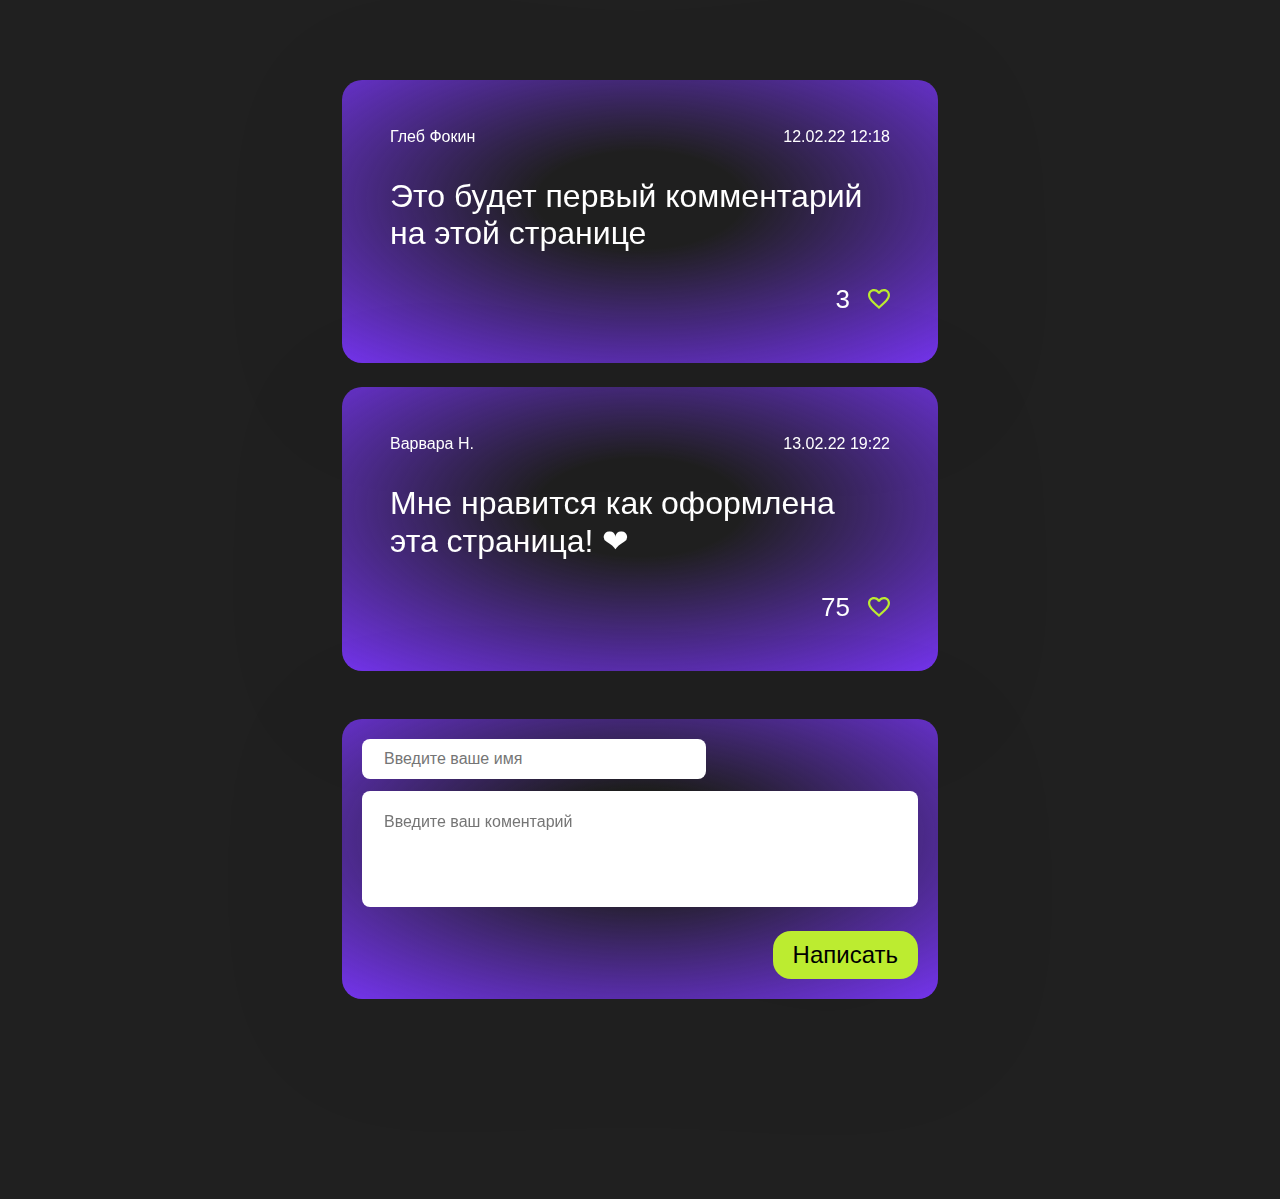
<file: webdev-dom-homework/index.html>
<!DOCTYPE html>
<html>
  <head>
    <title>Проект "Комменты"</title>
    <meta charset="utf-8" />
    <link rel="stylesheet" href="styles.css" />
  </head>

  <body>
    <div class="container">
      <ul class="comments" id="listAdd">
        <!-- Все рендерится из JS -->
      </ul>
      <div class="add-form">
        <input
          type="text"
          class="add-form-name"
          placeholder="Введите ваше имя"
          id="nameInput"
        />
        <textarea
          type="textarea"
          class="add-form-text"
          placeholder="Введите ваш коментарий"
          rows="4"
          id="textTextarea"
        ></textarea>
        <div class="add-form-row">
          <button class="add-form-button" id="buttonAddForm">Написать</button>
        </div>
      </div>
    </div>
  </body>

  <script>
    const forButtonAddForm = document.getElementById('buttonAddForm');
    const forNameInput = document.getElementById('nameInput');
    const forTextArea = document.getElementById('textTextarea');
    const listAdd = document.getElementById('listAdd');

    // Тот самый рендер для HTML кода:
    const commentators = [
      {
        name: 'Глеб Фокин',
        date: '12.02.22 12:18',
        comment: 'Это будет первый комментарий на этой странице',
        likes: '3'
      },

      {
        name: 'Варвара Н.',
        date: '13.02.22 19:22',
        comment: 'Мне нравится как оформлена эта страница! ❤',
        likes: '75'
      }
    ];
    
    const renderCommentators = () => {
      const commentatorsHTML = commentators.map((commentator, index) => {
        return `<li class="comment" id="backgroundID">
          <div class="comment-header">
            <div>${commentator.name}</div>
            <div>${commentator.date}</div>
          </div>
          <div class="comment-body">
            <div class="comment-text">
              ${commentator.comment}
            </div>
          </div>
          <div class="comment-footer">
            <div class="likes">
              <span class="likes-counter">${commentator.likes}</span>
              <button class="like-button" data-index='${index}'></button>
            </div>
          </div>
        </li>`;
      }).join('')

      listAdd.innerHTML = commentatorsHTML;
    };

    renderCommentators();

    const initEventListeners = () => {
      const likeElements = document.querySelectorAll('.like-button');
      const isLike = document.querySelectorAll('-active-like');

      for (const likeElement of likeElements) {
        likeElement.addEventListener('click', () => {
          console.log(1);
        })
      };
    };

    initEventListeners();

    function getFullDateForComment() {
      const now = new Date();
      
      const yearValue = now.getFullYear().toString().slice(-2);
      const monthValue = now.getMonth() + 1;
      const dayValue = now.getDate();
      const hoursValue = now.getHours();
      const minutesValue = now.getMinutes();

      // return dayValue + '.' + monthValue + '.' + yearValue.toString().slice(-2) + ' ' + hoursValue + ':' + minutesValue;
      return `${dayValue}.${monthValue}.${yearValue} ${hoursValue}:${minutesValue}`
    }

    forButtonAddForm.addEventListener('click', () => {
      const oldMessages = listAdd.innerHTML;
      const nameValue = forNameInput.value;
      const textareaValue = forTextArea.value;

      forNameInput.classList.remove('error');
      forTextArea.classList.remove('error');

      if (nameValue === '' || textareaValue === '') {
        forNameInput.classList.add('error');
        forTextArea.classList.add('error');
        return;
      }

      commentators.push({
        name: nameValue,
        date: getFullDateForComment(),
        comment: textareaValue,
        likes: '0'
      });

      renderCommentators();
      initEventListeners();
    })
  </script>
</html>
</file>
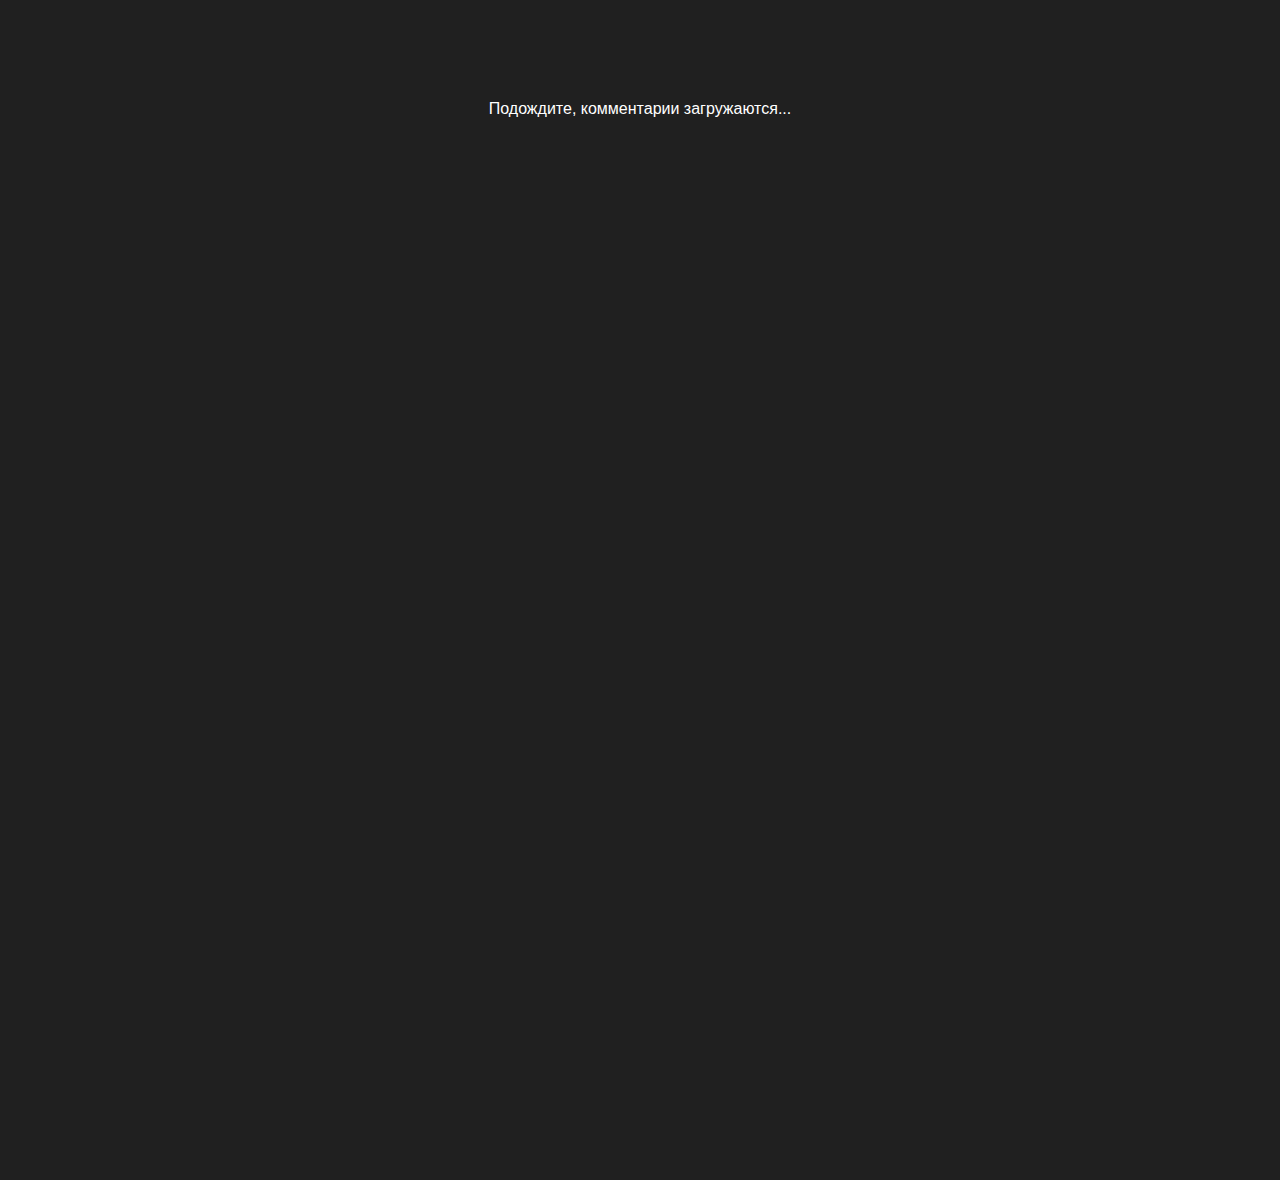
<file: index2323.html>
<!DOCTYPE html>
<html>
  <head>
    <title>Проект "Комменты"</title>
    <meta charset="utf-8" />
    <link rel="stylesheet" href="styles.css" />
  </head>

  <body>
    <div class="container">
      <div id="preloader" style="display: none;"> <!-- Изначально скрытый -->
        Подождите, комментарии загружаются...
      </div>
      <ul class="comments" id="listAdd">
        <!-- Все рендерится из JS -->
      </ul>
      <div class="add-form" id="bottomAddForm">
        <input
          type="text"
          class="add-form-name"
          placeholder="Введите ваше имя"
          id="nameInput"
          onclick="clickedNameOrText()"
        />
        <textarea
          type="textarea"
          class="add-form-text"
          placeholder="Введите ваш коментарий"
          rows="4"
          id="textTextarea"
          onclick="clickedNameOrText()"
        ></textarea>
        <div class="add-form-row">
          <button class="add-form-button" id="buttonAddForm">Написать</button>
        </div>
      </div>
    </div>
  </body>

  <script>
const forButtonAddForm = document.getElementById('buttonAddForm');
const forNameInput = document.getElementById('nameInput');
const forTextArea = document.getElementById('textTextarea');
const listAdd = document.getElementById('listAdd');
const bottomAddForm = document.getElementById('bottomAddForm')
const preloader = document.getElementById('preloader'); 
// Проверяем наличие записи в sessionStorage 
if (!sessionStorage.getItem('loaded')) { 
  // Если запись отсутствует, значит это первая загрузка или перезагрузка страницы 
  console.log('Это первая загрузка или перезагрузка страницы.'); 
  preloader.style.display = ''; // Показываем прелоадер 
  } else { console.log('Страница уже была загружена в этой сессии.'); 
preloader.style.display = 'none'; // Сразу скрываем прелоадер 
}


if (!sessionStorage.getItem('loaded')) {
  // Если нет — показываем прелоадер
  preloader.style.display = '';
}
// метод GET
const getComments = () => {
    if (!sessionStorage.getItem('loaded')) {
    // Если нет — показываем прелоадер
    preloader.style.display = '';
    bottomAddForm.style.display = 'none';
  }

      const fetchPromise = fetch("https://wedev-api.sky.pro/api/v1/marat_karimov/comments", {
       method: "GET"
      });
      
      fetchPromise.then((response) => {
        const jsonPromise = response.json();
        jsonPromise.then((responseData) => {
          const appComments = responseData.comments.map((comment) => {
            return {
              name : comment.author.name,
              date : new Date(comment.date).toLocaleDateString('ru-RU', { year: '2-digit', month: '2-digit', day: '2-digit' }) + ' ' + new Date(comment.date).toLocaleTimeString('ru-RU', { hour: '2-digit', minute: '2-digit', second: '2-digit' }),
              text : comment.text,
              likes : comment.likes,
              isLiked: false,
            };
          });
          comments = appComments;
          renderCommentators();
              // Скрываем прелоадер и сохраняем состояние в sessionStorage
          preloader.style.display = 'none';
          bottomAddForm.style.display = '';
          sessionStorage.setItem('loaded', 'true');
        })

        // .catch((error) => {
        //   console.error('Ошибка', error.message);
        //   if (error.message === 'Failed to fetch') {
        //     alert('Пропал интернет, попробуйте позже.')
        //   } else {
        //     alert(error.message);
        //   }
        // })
      });
    };
    getComments();
  



// Массив со значениями для комментариев:
let comments = []; // Массив для хранения комментариев с сервера


// Рендеринг комментариев:
const renderCommentators = () => {
  const commentatorsHTML = comments.map((comment, index) => {
    return `<li class="comment" id="backgroundID">
      <div class="comment-header">
        <div>${comment.name}</div>
        <div>${comment.date.toLocaleString()}</div> <!-- Форматируем дату -->
      </div>
      <div class="comment-body">
        <div class="comment-text">
          ${comment.text}
        </div>
      </div>
      <div class="comment-footer">
        <div class="likes">
          <span class="likes-counter">${comment.likes}</span>
          <button class="like-button" data-index='${index}' ${comment.isLiked ? '-active-like' : ''}></button>
        </div>
      </div>
    </li>`;
  }).join('');

  listAdd.innerHTML = commentatorsHTML;

  initEventListeners();
};

// Функции для работы лайка
const saveLikesState = () => {
  comments.forEach((comment, index) => {
    const likeButton = document.querySelector(`.like-button[data-index='${index}']`);
    if (likeButton) {
      comment.isLiked = likeButton.classList.contains('-active-like');
    }
  });
};

const restoreLikesState = () => {
  comments.forEach((comment, index) => {
    const likeButton = document.querySelector(`.like-button[data-index='${index}']`);
    if (likeButton && comment.isLiked) {
      likeButton.classList.add('-active-like');
    }
  });
};

const handleLikeClick = function() {
  const index = this.getAttribute('data-index');
  const comment = comments[index];
  const likesCounter = this.parentElement.querySelector('.likes-counter');

  // Добавляем класс для анимации вращения
  this.classList.add('-loading-like');

  // Функция delay для имитации API запроса
  function delay(interval = 300) {
      return new Promise((resolve) => {
        setTimeout(() => {
          resolve();
        }, interval);
      });
    }

  // Имитация задержки API-запроса
  delay(2000).then(() => {
    // Удаление класса анимации после завершения "загрузки"
    this.classList.remove('-loading-like');

    // Логика увеличения/снижения лайков
    if (comment.isLiked) {
      comment.likes = (parseInt(comment.likes) - 1).toString();
      comment.isLiked = false;
      this.classList.remove('-active-like');
    } else {
      comment.likes = (parseInt(comment.likes) + 1).toString();
      comment.isLiked = true;
      this.classList.add('-active-like');
    }

    likesCounter.textContent = comment.likes;
  });
};

const initEventListeners = () => {
  const likeButtons = document.querySelectorAll('.like-button');
  likeButtons.forEach(button => {
    button.addEventListener('click', handleLikeClick);
  });
};

renderCommentators();
initEventListeners();


// // Функция ответа на комментарий после нажатия на текст комментария:
// const answerToCommentByClick = () => {
//   const clickedComments = document.querySelectorAll('.comment-text');

//   for (const clickedComment of clickedComments) {
//     clickedComment.addEventListener('click', () => {
//       // Находим родительский элемент комментария (li)
//       const commentElement = clickedComment.closest('.comment');

//       // Получаем имя автора и текст комментария
//       const authorName = commentElement.querySelector('.comment-header div').textContent;
//       const commentText = clickedComment.textContent;

//       return forTextArea.value =`> ${commentText}\n${authorName}, `;
//     });
//   }
// };

const clickedNameOrText = () => {
  forNameInput.style.background = '#fff';
  forTextArea.style.background = '#fff';
  forNameInput.style.border = 'none';
  forTextArea.style.border = 'none';
}

// Функция для добавления комментария на страницу, по нажатию на кнопку "Добавить":
forButtonAddForm.addEventListener('click', () => {
  const nameValue = forNameInput.value;
  const textareaValue = forTextArea.value;

  forNameInput.classList.remove('error');
  forTextArea.classList.remove('error');

  if (nameValue === '' && textareaValue === '') {
  forNameInput.classList.add('error');
  forTextArea.classList.add('error');
  return;
}

if (nameValue === '') {
  forNameInput.classList.add('error');
  return;
}

if (textareaValue === '') {
  forTextArea.classList.add('error');
  return;
}
  
  // Скрываем форму и добавляем сообщение о загрузке 
  bottomAddForm.style.display = "none"; // Убираем форму
  
  // Статус для момента, после отправки нового комментария
  const statusElement = document.createElement('div'); // Создаем блок
  statusElement.className = 'status-message visible' // Классы для CSS
  statusElement.textContent = 'Комментарий добавляется...';
  statusElement.id = 'temp-status';
  listAdd.appendChild(statusElement); // Добавляем в конец

  fetch("https://wedev-api.sky.pro/api/v1/marat_karimov/comments", {
  method: "POST",
  body: JSON.stringify({
    name: nameValue,
    text: forTextArea.value,
    forceError: false,
  }),
})
  .then((response) => {
    if (!response.ok) {
      if (response.status === 400) {
        throw new Error('Имя или текст слишком короткие, заполните поля от 3-х символов.');
      } else if (response.status === 500) {
        throw new Error('Сервер не ответил, попробуйте позже.');
      } else {
        throw new Error('Что-то пошло не так...');
      }
    }
    return response.json();
  })
  .then(() => {
    getComments();
    renderCommentators();
    statusElement.remove();
    bottomAddForm.style.display = ''; // Возвращаем видимость формы
    forNameInput.value = '';         // Очищаем поле имени
    forTextArea.value = '';          // Очищаем поле текста
  })
  .catch((error) => {
    console.error(`Ошибка: ${error.message}`);
    if (error.message === 'Failed to fetch') {
      alert('Пропал интернет, попробуйте позже');
    } else {
      alert('Произошла ошибка: ' + error.message);
    }
    statusElement.remove();
    bottomAddForm.style.display = ''; // Возвращаем видимость формы
  });
})
// Обработчик beforeunload, который нужен, чтобы очистить данные сессии, для проверки прелоадера
window.onbeforeunload = function() {
  sessionStorage.clear();
};
</script>
</html>
</file>
<file: webdev-dom-homework/styles.css>
body {
    margin: 0;
  }

  .container {
    font-family: Helvetica;
    color: #ffffff;
    display: flex;
    flex-direction: column;
    align-items: center;
    padding-top: 80px;
    padding-bottom: 200px;
    background: #202020;
    min-height: 100vh;
  }

  .comments,
  .comment {
    margin: 0;
    padding: 0;
    list-style: none;
  }

  .comment,
  .add-form {
    width: 596px;
    box-sizing: border-box;
    background: radial-gradient(
      75.42% 75.42% at 50% 42.37%,
      rgba(53, 53, 53, 0) 22.92%,
      #7334ea 100%
    );
    filter: drop-shadow(0px 20px 67px rgba(0, 0, 0, 0.08));
    border-radius: 20px;
  }

  .comments {
    display: flex;
    flex-direction: column;
    gap: 24px;
  }

  .comment {
    padding: 48px;
  }

  .comment-header {
    font-size: 16px;
    display: flex;
    justify-content: space-between;
  }

  .comment-footer {
    display: flex;
    justify-content: flex-end;
  }

  .comment-body {
    margin-top: 32px;
    margin-bottom: 32px;
  }

  .comment-text {
    font-size: 32px;
  }

  .likes {
    display: flex;
    align-items: center;
  }

  .like-button {
    all: unset;
    cursor: pointer;
  }

  .likes-counter {
    font-size: 26px;
    margin-right: 8px;
  }

  .like-button {
    margin-left: 10px;
    background-image: url("data:image/svg+xml,%3Csvg width='22' height='20' viewBox='0 0 22 20' fill='none' xmlns='http://www.w3.org/2000/svg' %3E%3Cpath d='M11.11 16.9482L11 17.0572L10.879 16.9482C5.654 12.2507 2.2 9.14441 2.2 5.99455C2.2 3.81471 3.85 2.17984 6.05 2.17984C7.744 2.17984 9.394 3.26975 9.977 4.75204H12.023C12.606 3.26975 14.256 2.17984 15.95 2.17984C18.15 2.17984 19.8 3.81471 19.8 5.99455C19.8 9.14441 16.346 12.2507 11.11 16.9482ZM15.95 0C14.036 0 12.199 0.882834 11 2.26703C9.801 0.882834 7.964 0 6.05 0C2.662 0 0 2.6267 0 5.99455C0 10.1035 3.74 13.4714 9.405 18.5613L11 20L12.595 18.5613C18.26 13.4714 22 10.1035 22 5.99455C22 2.6267 19.338 0 15.95 0Z' fill='%23BCEC30' /%3E%3C/svg%3E");
    background-repeat: no-repeat;
    width: 22px;
    height: 22px;
  }

  .-active-like {
    background-image: url("data:image/svg+xml,%3Csvg width='22' height='20' viewBox='0 0 22 20' fill='none' xmlns='http://www.w3.org/2000/svg'%3E%3Cpath d='M15.95 0C14.036 0 12.199 0.882834 11 2.26703C9.801 0.882834 7.964 0 6.05 0C2.662 0 0 2.6267 0 5.99455C0 10.1035 3.74 13.4714 9.405 18.5613L11 20L12.595 18.5613C18.26 13.4714 22 10.1035 22 5.99455C22 2.6267 19.338 0 15.95 0Z' fill='%23BCEC30'/%3E%3C/svg%3E");
  }

  .add-form {
    padding: 20px;
    margin-top: 48px;
    display: flex;
    flex-direction: column;
  }

  .add-form-name,
  .add-form-text {
    font-size: 16px;
    font-family: Helvetica;
    border-radius: 8px;
    border: none;
  }

  .add-form-name {
    width: 300px;
    padding: 11px 22px;
  }

  .add-form-text {
    margin-top: 12px;
    padding: 22px;
    resize: none;
  }

  .add-form-row {
    display: flex;
    justify-content: flex-end;
  }

  .add-form-button {
    margin-top: 24px;
    font-size: 24px;
    padding: 10px 20px;
    background-color: #bcec30;
    border: none;
    border-radius: 18px;
    cursor: pointer;
  }

  .add-form-button:hover {
    opacity: 0.9;
  }

  .error {
    background: #8B0000;
  }
</file>
<file: styles.css>
body {
    margin: 0;
  }

  .container {
    font-family: Helvetica;
    color: #ffffff;
    display: flex;
    flex-direction: column;
    align-items: center;
    padding-top: 80px;
    padding-bottom: 200px;
    background: #202020;
    min-height: 100vh;
  }

  .comments,
  .comment {
    margin: 0;
    padding: 0;
    list-style: none;
  }

  .comment,
  .add-form {
    width: 596px;
    box-sizing: border-box;
    background: radial-gradient(
      75.42% 75.42% at 50% 42.37%,
      rgba(53, 53, 53, 0) 22.92%,
      #7334ea 100%
    );
    filter: drop-shadow(0px 20px 67px rgba(0, 0, 0, 0.08));
    border-radius: 20px;
  }

  .comments {
    display: flex;
    flex-direction: column;
    gap: 24px;
  }

  .comment {
    padding: 48px;
  }

  .comment-header {
    font-size: 16px;
    display: flex;
    justify-content: space-between;
  }

  .comment-footer {
    display: flex;
    justify-content: flex-end;
  }

  .comment-body {
    margin-top: 32px;
    margin-bottom: 32px;
  }

  .comment-text {
    font-size: 32px;
  }

  .likes {
    display: flex;
    align-items: center;
  }

  .like-button {
    all: unset;
    cursor: pointer;
  }

  .likes-counter {
    font-size: 26px;
    margin-right: 8px;
  }

  .like-button {
    margin-left: 10px;
    background-image: url("data:image/svg+xml,%3Csvg width='22' height='20' viewBox='0 0 22 20' fill='none' xmlns='http://www.w3.org/2000/svg' %3E%3Cpath d='M11.11 16.9482L11 17.0572L10.879 16.9482C5.654 12.2507 2.2 9.14441 2.2 5.99455C2.2 3.81471 3.85 2.17984 6.05 2.17984C7.744 2.17984 9.394 3.26975 9.977 4.75204H12.023C12.606 3.26975 14.256 2.17984 15.95 2.17984C18.15 2.17984 19.8 3.81471 19.8 5.99455C19.8 9.14441 16.346 12.2507 11.11 16.9482ZM15.95 0C14.036 0 12.199 0.882834 11 2.26703C9.801 0.882834 7.964 0 6.05 0C2.662 0 0 2.6267 0 5.99455C0 10.1035 3.74 13.4714 9.405 18.5613L11 20L12.595 18.5613C18.26 13.4714 22 10.1035 22 5.99455C22 2.6267 19.338 0 15.95 0Z' fill='%23BCEC30' /%3E%3C/svg%3E");
    background-repeat: no-repeat;
    width: 22px;
    height: 22px;
  }

  .-active-like {
    background-image: url("data:image/svg+xml,%3Csvg width='22' height='20' viewBox='0 0 22 20' fill='none' xmlns='http://www.w3.org/2000/svg'%3E%3Cpath d='M15.95 0C14.036 0 12.199 0.882834 11 2.26703C9.801 0.882834 7.964 0 6.05 0C2.662 0 0 2.6267 0 5.99455C0 10.1035 3.74 13.4714 9.405 18.5613L11 20L12.595 18.5613C18.26 13.4714 22 10.1035 22 5.99455C22 2.6267 19.338 0 15.95 0Z' fill='%23BCEC30'/%3E%3C/svg%3E");
  }

  .add-form {
    padding: 20px;
    margin-top: 48px;
    display: flex;
    flex-direction: column;
  }

  .add-form-name,
  .add-form-text {
    font-size: 16px;
    font-family: Helvetica;
    border-radius: 8px;
    border: none;
  }

  .add-form-name {
    width: 300px;
    padding: 11px 22px;
  }

  .add-form-text {
    margin-top: 12px;
    padding: 22px;
    resize: none;
  }

  .add-form-name:active {
    background-color: none;
  }
  .add-form-text:active {
    background-color: none;
  }

  .add-form-row {
    display: flex;
    justify-content: flex-end;
  }

  .add-form-button {
    margin-top: 24px;
    font-size: 24px;
    padding: 10px 20px;
    background-color: #bcec30;
    border: none;
    border-radius: 18px;
    cursor: pointer;
  }

  .add-form-button:hover {
    opacity: 0.9;
  }

  .error {
    transition: 0.5s ease;
    background: #ff6b6b;
    border: 1px solid #f52323;
  }

  .status-message {
    color: #ffffff;
    display: flex;
    justify-content: center;
    align-items: center;
    font-family: Helvetica;
  }

#preloader {
  position: fixed;
  padding-top: 20px;
  left: 0;
  width: 100%;
  height: 100%;
  background-color: #202020;
  display: flex;
  justify-content: center;
  z-index: 9999;
  transition: opacity 0.5s ease;
  color: #fff;
}

@keyframes rotating {
  from {
    transform: rotate(0deg);
  }
  25% {
    transform: rotate(30deg);;
  }
  75% {
    transform: rotate(-30deg);;
  }
  to {
    transform: rotate(0deg);
  }
}

.-loading-like {
  animation: rotating 2s linear infinite;
}
</file>
